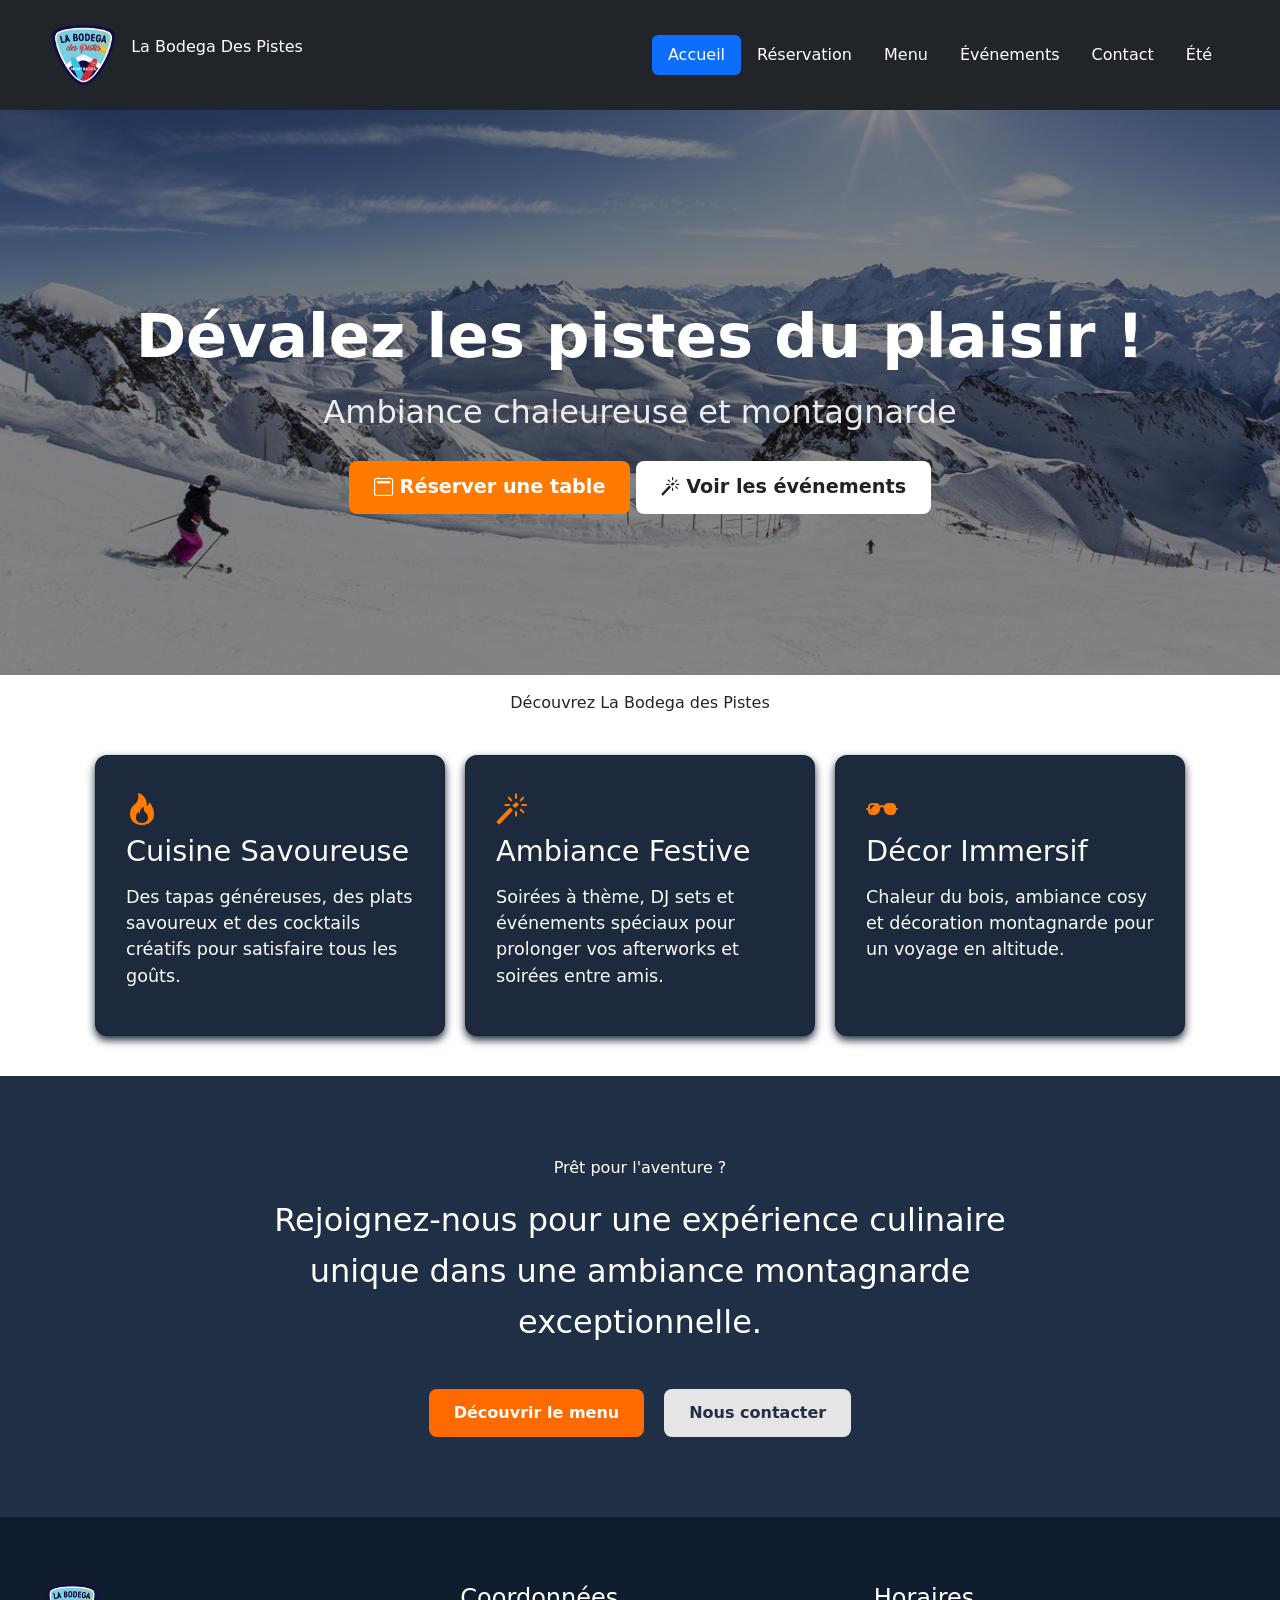
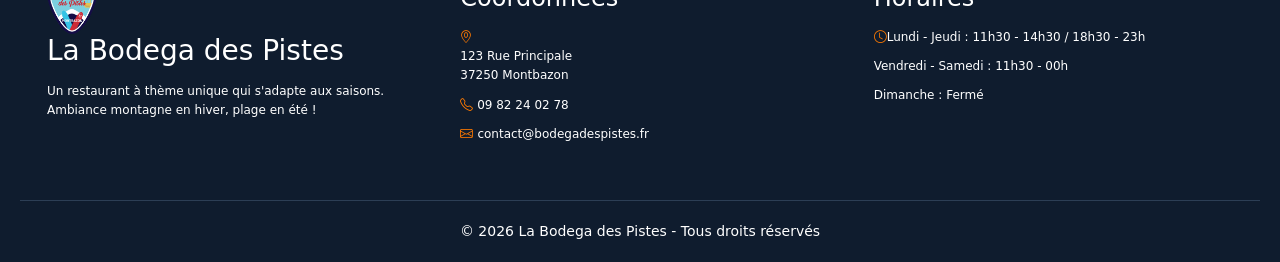
<file: index.html>
<!DOCTYPE html>
<html lang="fr">

<head>
    <meta charset="UTF-8">
    <meta name="viewport" content="width=device-width,
initial-scale=1.0">
    <title>X</title>
    <!-- Lien vers Bootstrap CSS (le style) -->
    <link href="https://cdn.jsdelivr.net/npm/bootstrap@5.3.2/dist/css/bootst
rap.min.css" rel="stylesheet">
    <link rel="stylesheet" href="https://cdnjs.cloudflare.com/ajax/libs/font-awesome/6.5.1/css/all.min.css">
    <link rel="stylesheet" href="style.css">
    <link rel="stylesheet" href="https://cdn.jsdelivr.net/npm/bootstrap-icons@1.11.1/font/bootstrap-icons.css">
    <link href="https://fonts.googleapis.com/css2?family=Montserrat:wght@600;700;800&display=swap" rel="stylesheet">


</head>

<body>
    <div>
        <nav class="navbar bg-dark navbar-expand-lg">
            <div class="container-fluid">

                <a class="navbar-brand" href="index.html">
                    <img src="img/logo-bodega.png" alt="La Bodega des Pistes Logo"
                        class="d-inline-block align-text-top">
                </a>
                <p class="text-white mobile-hide">La Bodega Des Pistes</p>
                <button class="navbar-toggler" type="button" data-bs-toggle="collapse" data-bs-target="#navbarNav"
                    aria-controls="navbarNav" aria-expanded="false" aria-label="Toggle navigation">
                    <span class="navbar-toggler-icon"></span>
                </button>
                <div class="collapse navbar-collapse" id="navbarNav">

                    <ul class="nav nav-pills ms-auto">
                        <li class="nav-item">
                            <a class="nav-link active text-white" href="#">Accueil</a>
                        </li>
                        <li class="nav-item">
                            <a class="nav-link text-white" href="reservation.html">Réservation</a>
                        </li>
                        <li class="nav-item">
                            <a class="nav-link text-white" href="#">Menu</a>
                        </li>
                        <li class="nav-item">
                            <a class="nav-link text-white" href="#">Événements</a>
                        </li>
                        <li class="nav-item">
                            <a class="nav-link text-white" href="#">Contact</a>
                        </li>
                        <li class="nav-item">
                            <a class="nav-link text-white" href="#">Été</a>
                        </li>
                    </ul>
                </div>
            </div>
        </nav>
    </div>
    <section class="hero">
        <div class="img-font">
            <div class="textheader">
                <h1 data-aos="fade-up" data-aos-delay="200">Dévalez les pistes du plaisir !</h1>
                <h6 data-aos="fade-up" data-aos-delay="200">Ambiance chaleureuse et montagnarde</h6>
                <div class="hero-buttons">
                    <a href="reservation.html" class="btn btn-primary"><i class="bi bi-calendar2"></i> Réserver une
                        table</a>
                    <a href="#" class="btn btn-secondary"><i class="bi bi-magic"></i> Voir les événements</a>
                </div>
            </div>
            <div class="t2">
                <p></p>
                <p></p>
                <p>Découvrez La Bodega des Pistes</p>
            </div>

            <div class="rubriques">
                <div class="card">
                    <i class="bi bi-fire" style="font-size: 2rem; color: #ff7a00;"></i>
                    <h2>Cuisine Savoureuse</h2>
                    <p>Des tapas généreuses, des plats savoureux et des cocktails créatifs pour satisfaire tous les
                        goûts.</p>
                </div>

                <div class="card">
                    <div>
                        <i class="bi bi-magic" style="font-size: 2rem; color: #ff7a00;"></i>
                    </div>
                    <h2>Ambiance Festive</h2>
                    <p>Soirées à thème, DJ sets et événements spéciaux pour prolonger vos afterworks et soirées entre
                        amis.</p>
                </div>

                <div class="card">
                    <i class="bi bi-sunglasses" style="font-size: 2rem; color: #ff7a00;"></i>
                    <h2>Décor Immersif</h2>
                    <p>Chaleur du bois, ambiance cosy et décoration montagnarde pour un voyage en altitude.</p>
                </div>
            </div>

            <section class="cta-section">
                <p class="cta-small">Prêt pour l'aventure ?</p>
                <h2>
                    Rejoignez-nous pour une expérience culinaire unique
                    dans une ambiance montagnarde exceptionnelle.
                </h2>

                <div class="cta-buttons">
                    <a href="#" class="btn btn-orange">Découvrir le menu</a>
                    <a href="#" class="btn btn-light">Nous contacter</a>
                </div>
            </section>

            <footer class="footer">
                <div class="footer-container">

                    <div class="footer-col">
                        <img src="img/logo-bodega.png" alt="Logo" width="50" height="50">
                        <h3>La Bodega des Pistes</h3>
                        <p>
                            Un restaurant à thème unique qui s'adapte aux saisons.
                            Ambiance montagne en hiver, plage en été !
                        </p>
                    </div>

                    <div class="footer-col">
                        <h4>Coordonnées</h4>
                        <i class="bi bi-geo-alt" style="font-size: 0.8rem; color: #ff7a00;"></i>
                        <p>123 Rue Principale<br>
                            37250 Montbazon</p>
                        <i class="bi bi-telephone" style="font-size: 0.8rem; color: #ff7a00;"></i> 09 82 24 02 78</p>
                        <i class="bi bi-envelope" style="font-size: 0.8rem; color: #ff7a00;">
                        </i>contact@bodegadespistes.fr</p>
                    </div>

                    <div class="footer-col">
                        <h4>Horaires</h4>
                        <i class="bi bi-clock" style="font-size: 0.8rem; color: #ff7a00;"></i>Lundi - Jeudi : 11h30 -
                        14h30 / 18h30 - 23h</p>
                        <p>Vendredi - Samedi : 11h30 - 00h</p>
                        <p>Dimanche : Fermé</p>
                    </div>

                </div>

                <div class="footer-bottom">
                    © 2026 La Bodega des Pistes - Tous droits réservés
                </div>
            </footer>


            <script src="https://cdn.jsdelivr.net/npm/bootstrap@5.3.2/dist/js/bootstrap.bundle.min.js"></script>
</body>




</html>
</file>
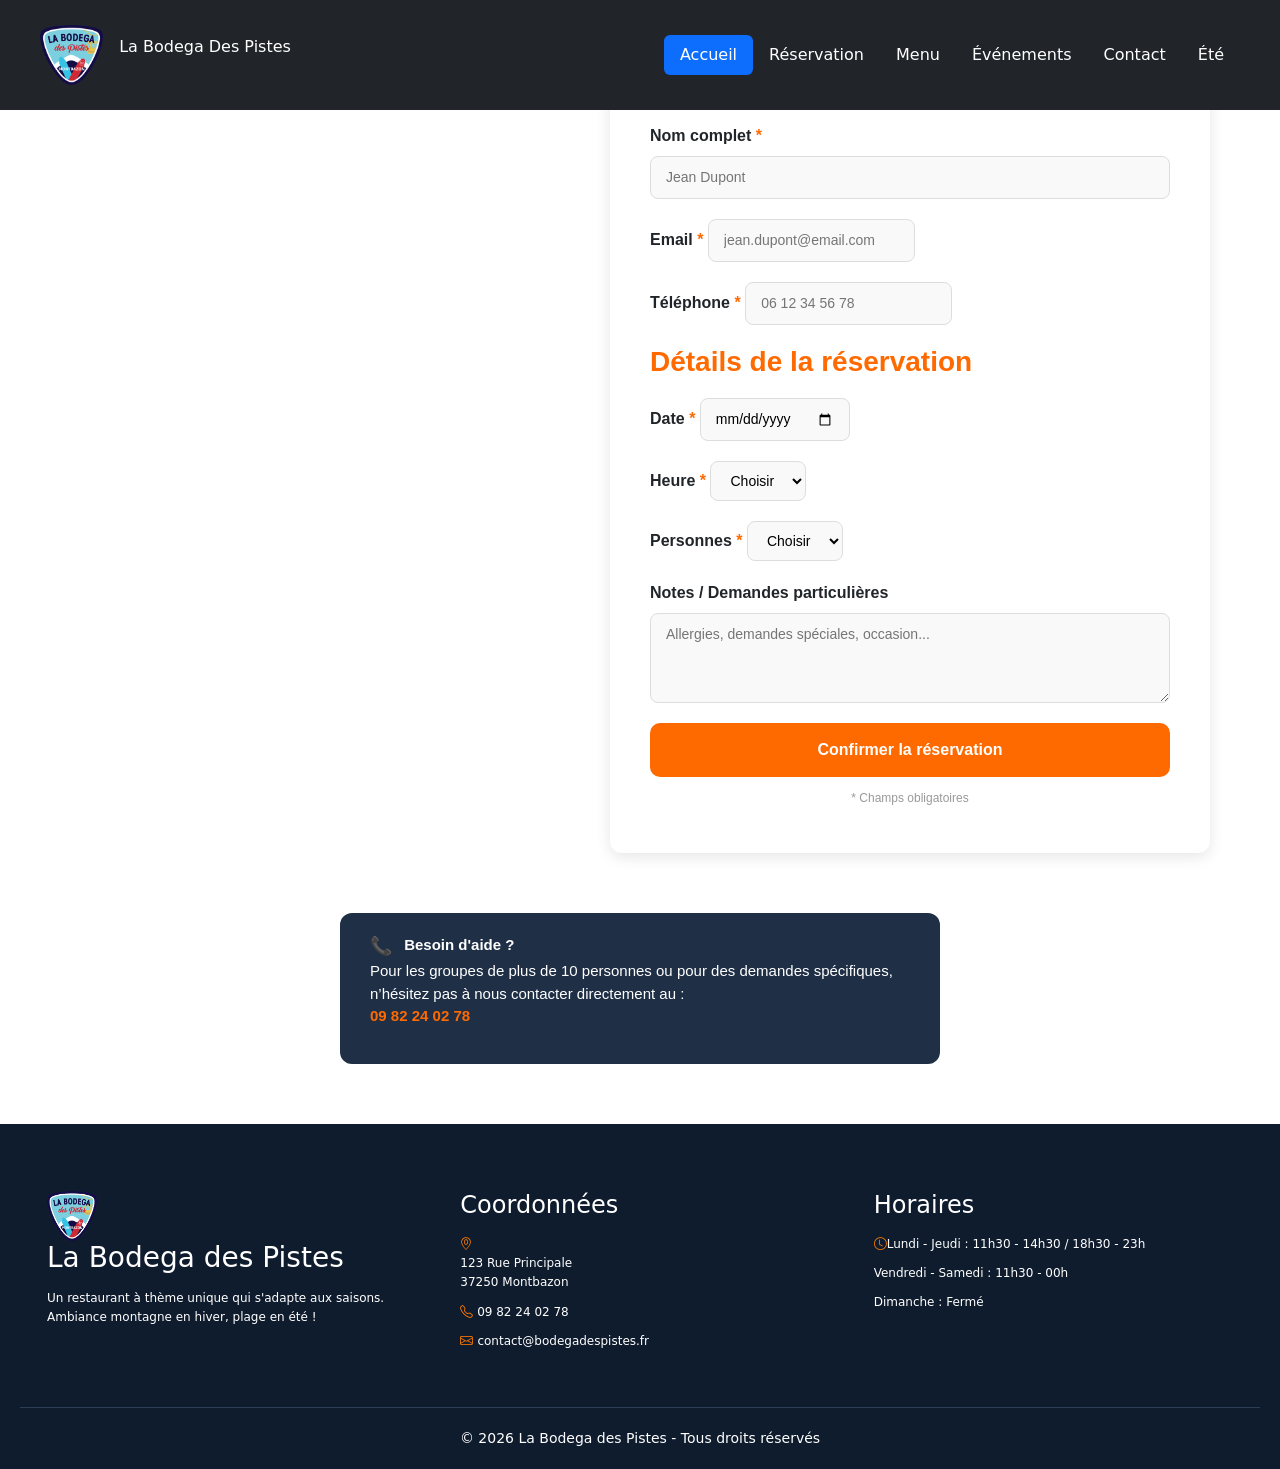
<file: reservation.html>
<!DOCTYPE html>
<html lang="fr">

<head>
    <meta charset="UTF-8">
    <meta name="viewport" content="width=device-width,
initial-scale=1.0">
    <title>X</title>
    <!-- Lien vers Bootstrap CSS (le style) -->
    <link href="https://cdn.jsdelivr.net/npm/bootstrap@5.3.2/dist/css/bootst
rap.min.css" rel="stylesheet">
    <link rel="stylesheet" href="https://cdnjs.cloudflare.com/ajax/libs/font-awesome/6.5.1/css/all.min.css">
    <link rel="stylesheet" href="style.css">
    <link rel="stylesheet" href="https://cdn.jsdelivr.net/npm/bootstrap-icons@1.11.1/font/bootstrap-icons.css">
    <link href="https://fonts.googleapis.com/css2?family=Montserrat:wght@600;700;800&display=swap" rel="stylesheet">


</head>

<body>

    <nav class="navbar bg-dark navbar-expand-lg mb-5">


        <a class="navbar-brand" href="index.html">
            <img src="img/logo-bodega.png" alt="La Bodega des Pistes Logo" class="d-inline-block align-text-top">
        </a>
        <p class="text-white mobile-hide">La Bodega Des Pistes</p>
        <button class="navbar-toggler" type="button" data-bs-toggle="collapse" data-bs-target="#navbarNav"
            aria-controls="navbarNav" aria-expanded="false" aria-label="Toggle navigation">
            <span class="navbar-toggler-icon"></span>
        </button>
        <div class="collapse navbar-collapse" id="navbarNav">

            <ul class="nav nav-pills ms-auto">
                <li class="nav-item">
                    <a class="nav-link active text-white" href="index.html">Accueil</a>
                </li>
                <li class="nav-item">
                    <a class="nav-link text-white" href="reservation.html">Réservation</a>
                </li>
                <li class="nav-item">
                    <a class="nav-link text-white" href="#">Menu</a>
                </li>
                <li class="nav-item">
                    <a class="nav-link text-white" href="#">Événements</a>
                </li>
                <li class="nav-item">
                    <a class="nav-link text-white" href="#">Contact</a>
                </li>
                <li class="nav-item">
                    <a class="nav-link text-white" href="#">Été</a>
                </li>
            </ul>
        </div>

    </nav>
    <div class="container">
        <div class="row">
            <div class="col">
                <p>Réserver une table</p>
                <p>Remplissez le formulaire ci-dessous pour réserver votre table à La Bodega des Pistes </p>
            </div>
            <form class="reservation-form">

                <h3 class="section-title orange-text">Vos informations</h3>

                <div class="form-row">
                    <label for="fullname">Nom complet <span class="required">*</span></label>
                    <input type="text" id="fullname" name="fullname" placeholder="Jean Dupont" required>
                </div>

                <div class="form-row two-columns">
                    <div>
                        <label for="email">Email <span class="required">*</span></label>
                        <input type="email" id="email" name="email" placeholder="jean.dupont@email.com" required>
                    </div>
                    <div>
                        <label for="phone">Téléphone <span class="required">*</span></label>
                        <input type="tel" id="phone" name="phone" placeholder="06 12 34 56 78" required>
                    </div>
                </div>

                <h3 class="section-title orange-text mt-30">Détails de la réservation</h3>

                <div class="form-row three-columns">
                    <div>
                        <label for="date">Date <span class="required">*</span></label>
                        <input type="date" id="date" name="date" required>
                    </div>
                    <div>
                        <label for="time">Heure <span class="required">*</span></label>
                        <select id="time" name="time" required>
                            <option value="" disabled selected>Choisir</option>
                            <option>12:00</option>
                            <option>13:00</option>
                            <option>19:00</option>
                            <option>20:00</option>
                        </select>
                    </div>
                    <div>
                        <label for="people">Personnes <span class="required">*</span></label>
                        <select id="people" name="people" required>
                            <option value="" disabled selected>Choisir</option>
                            <option>1</option>
                            <option>2</option>
                            <option>3</option>
                            <option>4</option>
                            <option>5</option>
                            <option>6</option>
                            <option>7</option>
                            <option>8</option>
                            <option>9</option>
                            <option>10</option>
                        </select>
                    </div>
                </div>

                <div class="form-row">
                    <label for="notes">Notes / Demandes particulières</label>
                    <textarea id="notes" name="notes"
                        placeholder="Allergies, demandes spéciales, occasion..."></textarea>
                </div>

                <button type="submit" class="btn-submit">Confirmer la réservation</button>

                <p class="required-note">* Champs obligatoires</p>
            </form>
        </div>
    </div>
    </div>


    <section class="help-section">
        <p><span class="help-icon">📞</span> <strong>Besoin d'aide ?</strong><br>
            Pour les groupes de plus de 10 personnes ou pour des demandes spécifiques, n’hésitez pas à nous
            contacter directement au :<br>
            <a href="tel:+0247XXXXXX" class="help-phone">09 82 24 02 78</a>
        </p>
    </section>






    <footer class="footer">
        <div class="footer-container">

            <div class="footer-col">
                <img src="img/logo-bodega.png" alt="Logo" width="50" height="50">
                <h3>La Bodega des Pistes</h3>
                <p>
                    Un restaurant à thème unique qui s'adapte aux saisons.
                    Ambiance montagne en hiver, plage en été !
                </p>
            </div>

            <div class="footer-col">
                <h4>Coordonnées</h4>
                <i class="bi bi-geo-alt" style="font-size: 0.8rem; color: #ff7a00;"></i>
                <p>123 Rue Principale<br>
                    37250 Montbazon</p>
                <i class="bi bi-telephone" style="font-size: 0.8rem; color: #ff7a00;"></i> 09 82 24 02 78</p>
                <i class="bi bi-envelope" style="font-size: 0.8rem; color: #ff7a00;">
                </i>contact@bodegadespistes.fr</p>
            </div>

            <div class="footer-col">
                <h4>Horaires</h4>
                <i class="bi bi-clock" style="font-size: 0.8rem; color: #ff7a00;"></i>Lundi - Jeudi : 11h30 -
                14h30 / 18h30 - 23h</p>
                <p>Vendredi - Samedi : 11h30 - 00h</p>
                <p>Dimanche : Fermé</p>
            </div>

        </div>

        <div class="footer-bottom">
            © 2026 La Bodega des Pistes - Tous droits réservés
        </div>
    </footer>


    <script src="https://cdn.jsdelivr.net/npm/bootstrap@5.3.2/dist/js/bootstrap.bundle.min.js"></script>

</body>

</html>
</file>
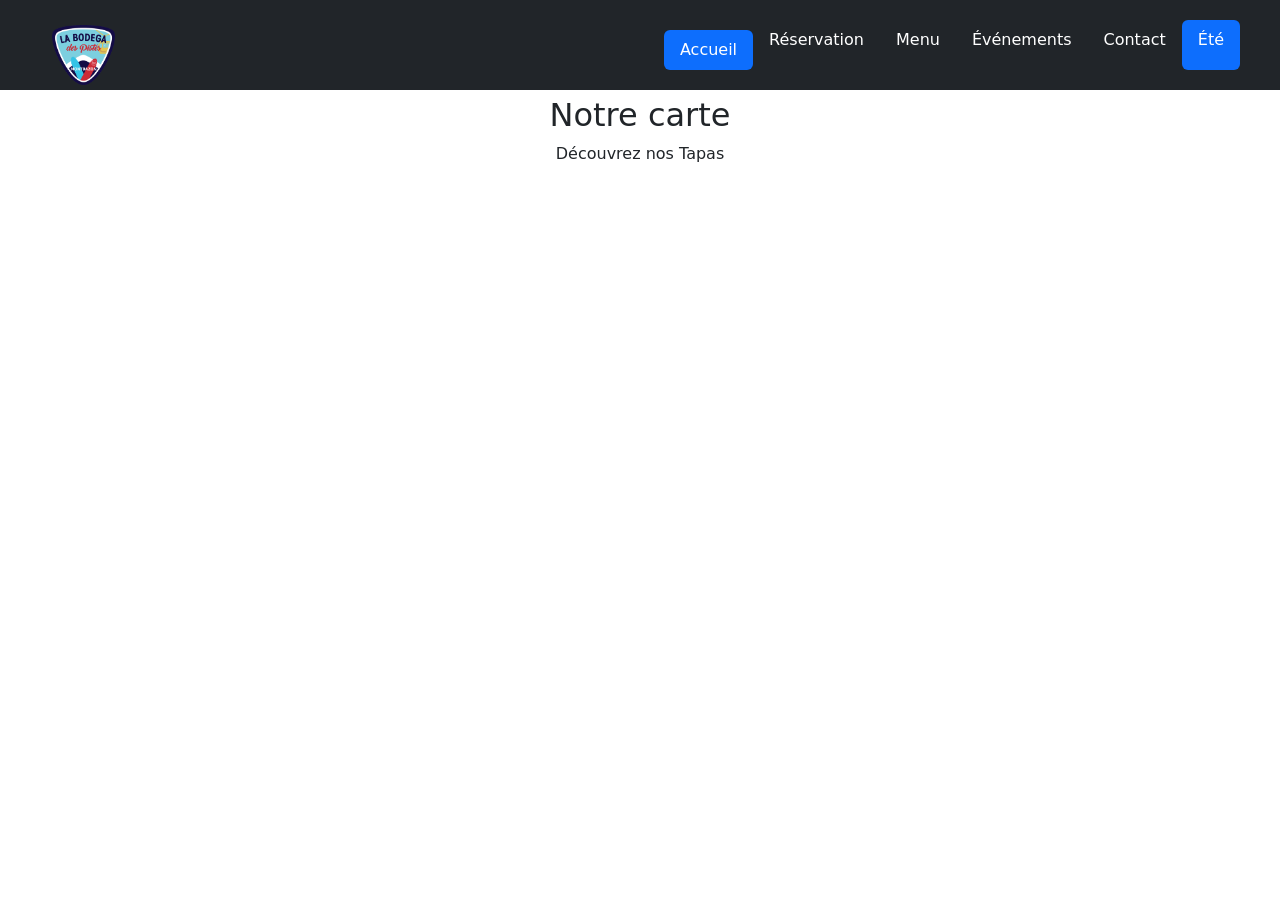
<file: tapas.html>
<!DOCTYPE html>
<html lang="fr">

<head>
    <meta charset="UTF-8">
    <meta name="viewport" content="width=device-width,
initial-scale=1.0">
    <title>La bodega</title>
    <!-- Lien vers Bootstrap CSS (le style) -->
    <link href="https://cdn.jsdelivr.net/npm/bootstrap@5.3.2/dist/css/bootst
rap.min.css" rel="stylesheet">
    <link rel="stylesheet" href="https://cdnjs.cloudflare.com/ajax/libs/font-awesome/6.5.1/css/all.min.css">
    <link rel="stylesheet" href="style.css">
    <link rel="stylesheet" href="https://cdn.jsdelivr.net/npm/bootstrap-icons@1.13.1/font/bootstrap-icons.min.css">
</head>

<body>
    <div>
        <nav class="navbar bg-dark">
            <nav class="navbar ">
                <div class="container-fluid">
                    <a class="navbar-brand" href="index.html">
                        <img src="img/logo-bodega.png" alt="Logo" width="30" height="24">
                </div>
            </nav>

            <ul class="nav nav-pills justify-content-end">
                <li class="nav-item">
                    <a class="nav-link active text-white" aria-current="page" href="#">Accueil</a>
                </li>
                <li class="nav-item">
                    <a class="nav-link text-white" aria-disabled="true" href="#">Réservation</a>
                </li>
                <li class="nav-item">
                    <a class="nav-link text-white" aria-disabled="true" href="#">Menu</a>
                </li>
                <li class="nav-item">
                    <a class="nav-link text-white" aria-disabled="true" href="#">Événements</a>
                </li>
                <a class="nav-link text-white" aria-disabled="true" href="#">Contact</a>
                </li>
                <a class="nav-link active text-white" aria-disabled="true" href="#">Été</a>
                </li>
            </ul>

    </div>

    <div class="container">
        <div class="row">
            <div class="col text-center mt-5">
                <h2 class="text-center mt-5">Notre carte</h2>
                <p>Découvrez nos Tapas</p>
            </div>
</file>
<file: style.css>
.img-font {
    background-image: url(img/sarenne-laurent-salino-29-1200x644.jpg);
    background-size: cover;
    background-position: center;
    background-repeat: no-repeat;
    height: 75vh;
}

.textheader {
    position: relative;
    top: 300px;
    left: 820 px;
}

.textheader {
    height: 100%;
    flex-direction: column;
    align-items: center;
    text-align: center;
    color: white;
}

.hero h1 {
    font-size: 3.8rem;
    font-weight: 800;
    margin-bottom: 20px;
}

.hero h6 {
    font-size: 2.0rem;
    margin-bottom: 30px;
    opacity: 0.9;
}

.hero-buttons {
    width: 100%;
    text-align: center;
}

.btn {
    outline: none;
    border: none;
}

.btn-primary {
    background-color: #ff7a00;
    color: white;
    font-size: 1.2rem;
}

.btn-primary:hover {
    background-color: #e66e00;
}

.btn-secondary {
    background-color: white;
    color: #222;
    font-size: 1.2rem;
}

.btn-secondary:hover {
    background-color: #f2f2f2;
}

.hero::before {
    content: "";
    position: absolute;
    inset: 0;
    background: rgba(0, 0, 0, 0.45);
    overflow: hidden;
}


.hero-content {
    height: 100%;
    display: flex;
    flex-direction: column;
    justify-content: center;
    align-items: center;
    text-align: center;
    color: white;

}

.hero {
    position: relative;
}

.navbar {
    position: absolute;
    top: 0;
    left: 0;
    width: 100%;
    padding: 20px 40px;
    background: transparent;
    z-index: 10;
}

.navbar-brand {
    font-family: 'Montserrat', sans-serif;
    font-size: 1.7rem;
    font-weight: 800;
    color: white;
    display: flex;
    align-items: center;
    gap: 10px;
}

.navbar-brand img {
    height: 60px;
    width: auto;
}

.rubriques {
    display: flex;
    gap: 20px;
    flex-wrap: wrap;
    justify-content: center;
    margin: 40px 0;
}


.card {
    background-color: #1d293d;
    padding: 30px;
    border-radius: 12px;
    box-shadow: 0 4px 8px rgba(29, 41, 61);
    width: 350px;
    text-align: left;
    transition: transform 0.3s ease;
    cursor: pointer;

}

.card:hover {
    transform: scale(1.05);
}

.card h2 {
    margin-bottom: 15px;
    font-size: 1.8em;
    color: #fafafa;
}

.card p {
    color: #fafafa;
    font-size: 1.1em;
}

.t2 {
    text-align: center;
}

.cta-section {
    background-color: #1f2f46;
    text-align: center;
    padding: 80px 20px;
    color: white;
}

.cta-small {
    margin-bottom: 15px;
    font-size: 16px;
}

.cta-section h2 {
    max-width: 800px;
    margin: 0 auto 40px auto;
    font-weight: 500;
    line-height: 1.6;
}

.cta-buttons {
    display: flex;
    justify-content: center;
    gap: 20px;
    flex-wrap: wrap;
}

.btn {
    padding: 12px 25px;
    border-radius: 8px;
    text-decoration: none;
    font-weight: 600;
    transition: 0.3s ease;
}

.btn-orange {
    background-color: #ff6a00;
    color: white;
}

.btn-orange:hover {
    background-color: #e65c00;
}

.btn-light {
    background-color: #e5e5e5;
    color: #1f2f46;
}

.btn-light:hover {
    background-color: #d6d6d6;
}

.footer {
    background-color: #0f1c2e;
    color: white;
    padding: 60px 20px 20px 20px;
    font-size: 12px;
}

.footer-container {
    display: flex;
    justify-content: space-between;
    flex-wrap: wrap;
    gap: 40px;
    max-width: 1200px;
    margin: auto;
}

.footer-col {
    flex: 1;
    min-width: 250px;
    padding: 7px;
}

.footer h3,
.footer h4 {
    margin-bottom: 15px;
}

.footer p {
    margin-bottom: 10px;
    line-height: 1.6;
}

.footer-bottom {
    text-align: center;
    border-top: 1px solid #2c3e55;
    margin-top: 40px;
    padding-top: 20px;
    font-size: 14px;
}

.navbar-toggler-icon {
    filter: invert(100%);
}

.navbar {
    position: fixed;
    top: 0;
    width: 100%;
    z-index: 1030;
}

@media (max-width: 768px) {
    .mobile-hide {
        display: none;
    }
}



.reservation-form {
    max-width: 600px;
    margin: 40px auto;
    background: white;
    border-radius: 12px;
    padding: 30px 40px;
    box-shadow: 0 4px 15px rgba(0, 0, 0, 0.1);
    font-family: 'Segoe UI', Tahoma, Geneva, Verdana, sans-serif;
}

.section-title {
    font-weight: 600;
    margin-bottom: 20px;
}

.orange-text {
    color: #ff6a00;
}

.form-row {
    margin-bottom: 20px;
    display: flex;
    flex-direction: column;
}

.form-row label {
    font-weight: 600;
    margin-bottom: 8px;
}

.required {
    color: #ff6a00;
}

.two-columns {
    display: flex;
    gap: 20px;
}

.two-columns>div {
    flex: 1;
}

.three-columns {
    display: flex;
    gap: 20px;
}

.three-columns>div {
    flex: 1;
}

input[type="text"],
input[type="email"],
input[type="tel"],
input[type="date"],
select,
textarea {
    border: 1px solid #ddd;
    border-radius: 8px;
    padding: 10px 15px;
    font-size: 14px;
    background-color: #f9f9f9;
    transition: border-color 0.3s ease;
}

input[type="text"]:focus,
input[type="email"]:focus,
input[type="tel"]:focus,
input[type="date"]:focus,
select:focus,
textarea:focus {
    border-color: #ff6a00;
    outline: none;
    background-color: white;
}

textarea {
    min-height: 90px;
    resize: vertical;
}

.btn-submit {
    width: 100%;
    background-color: #ff6a00;
    border: none;
    padding: 15px 0;
    color: white;
    font-weight: 700;
    font-size: 16px;
    border-radius: 10px;
    cursor: pointer;
    transition: background-color 0.3s ease;
}

.btn-submit:hover {
    background-color: #e65c00;
}

.required-note {
    font-size: 12px;
    color: #999;
    text-align: center;
    margin-top: 12px;
}

.help-section {
    max-width: 600px;
    margin: 20px auto 60px auto;
    background-color: #1f2f46;
    color: white;
    padding: 20px 30px;
    border-radius: 12px;
    font-size: 15px;
    font-family: 'Segoe UI', Tahoma, Geneva, Verdana, sans-serif;
}

.help-icon {
    color: #ff6a00;
    font-size: 18px;
    margin-right: 8px;
    vertical-align: middle;
}

.help-phone {
    color: #ff6a00;
    font-weight: 700;
    text-decoration: none;
}

.help-phone:hover {
    text-decoration: underline;
}

@media (max-width: 600px) {

    .two-columns,
    .three-columns {
        flex-direction: column;
    }
}
</file>
